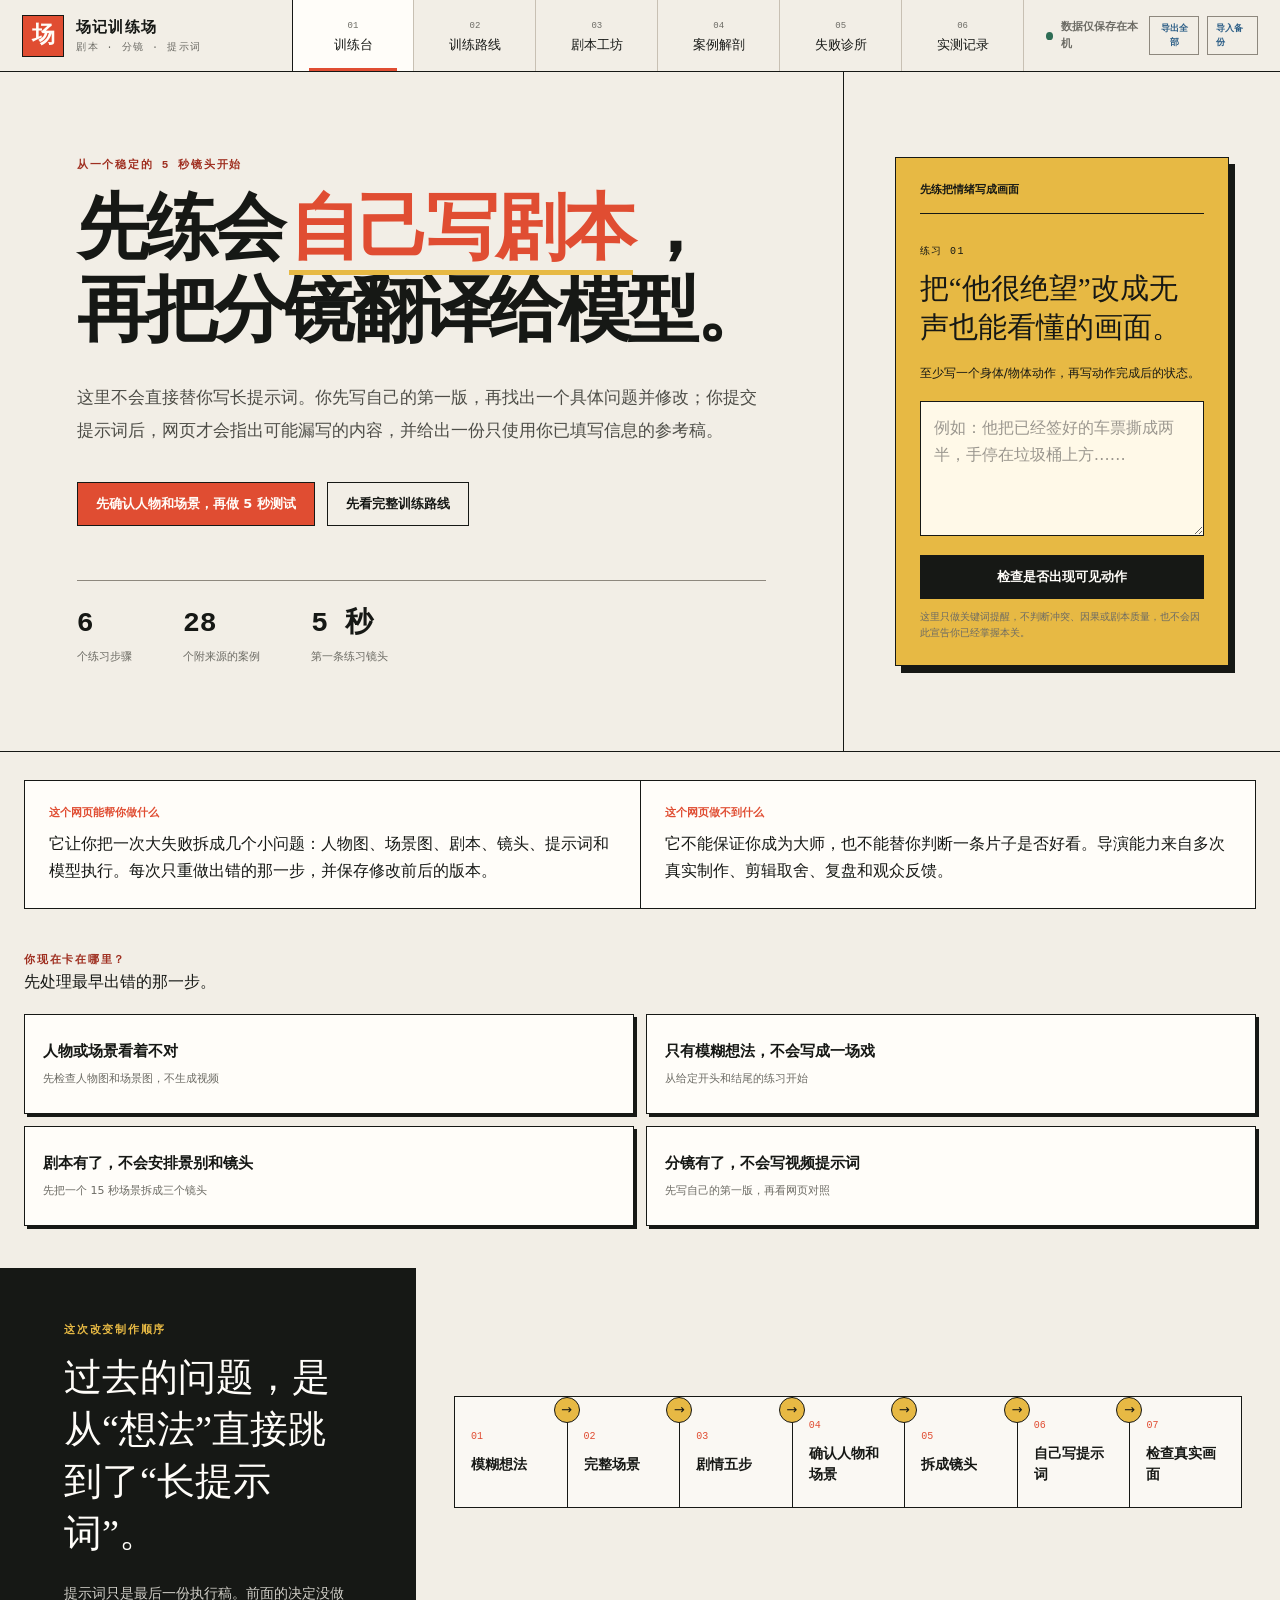
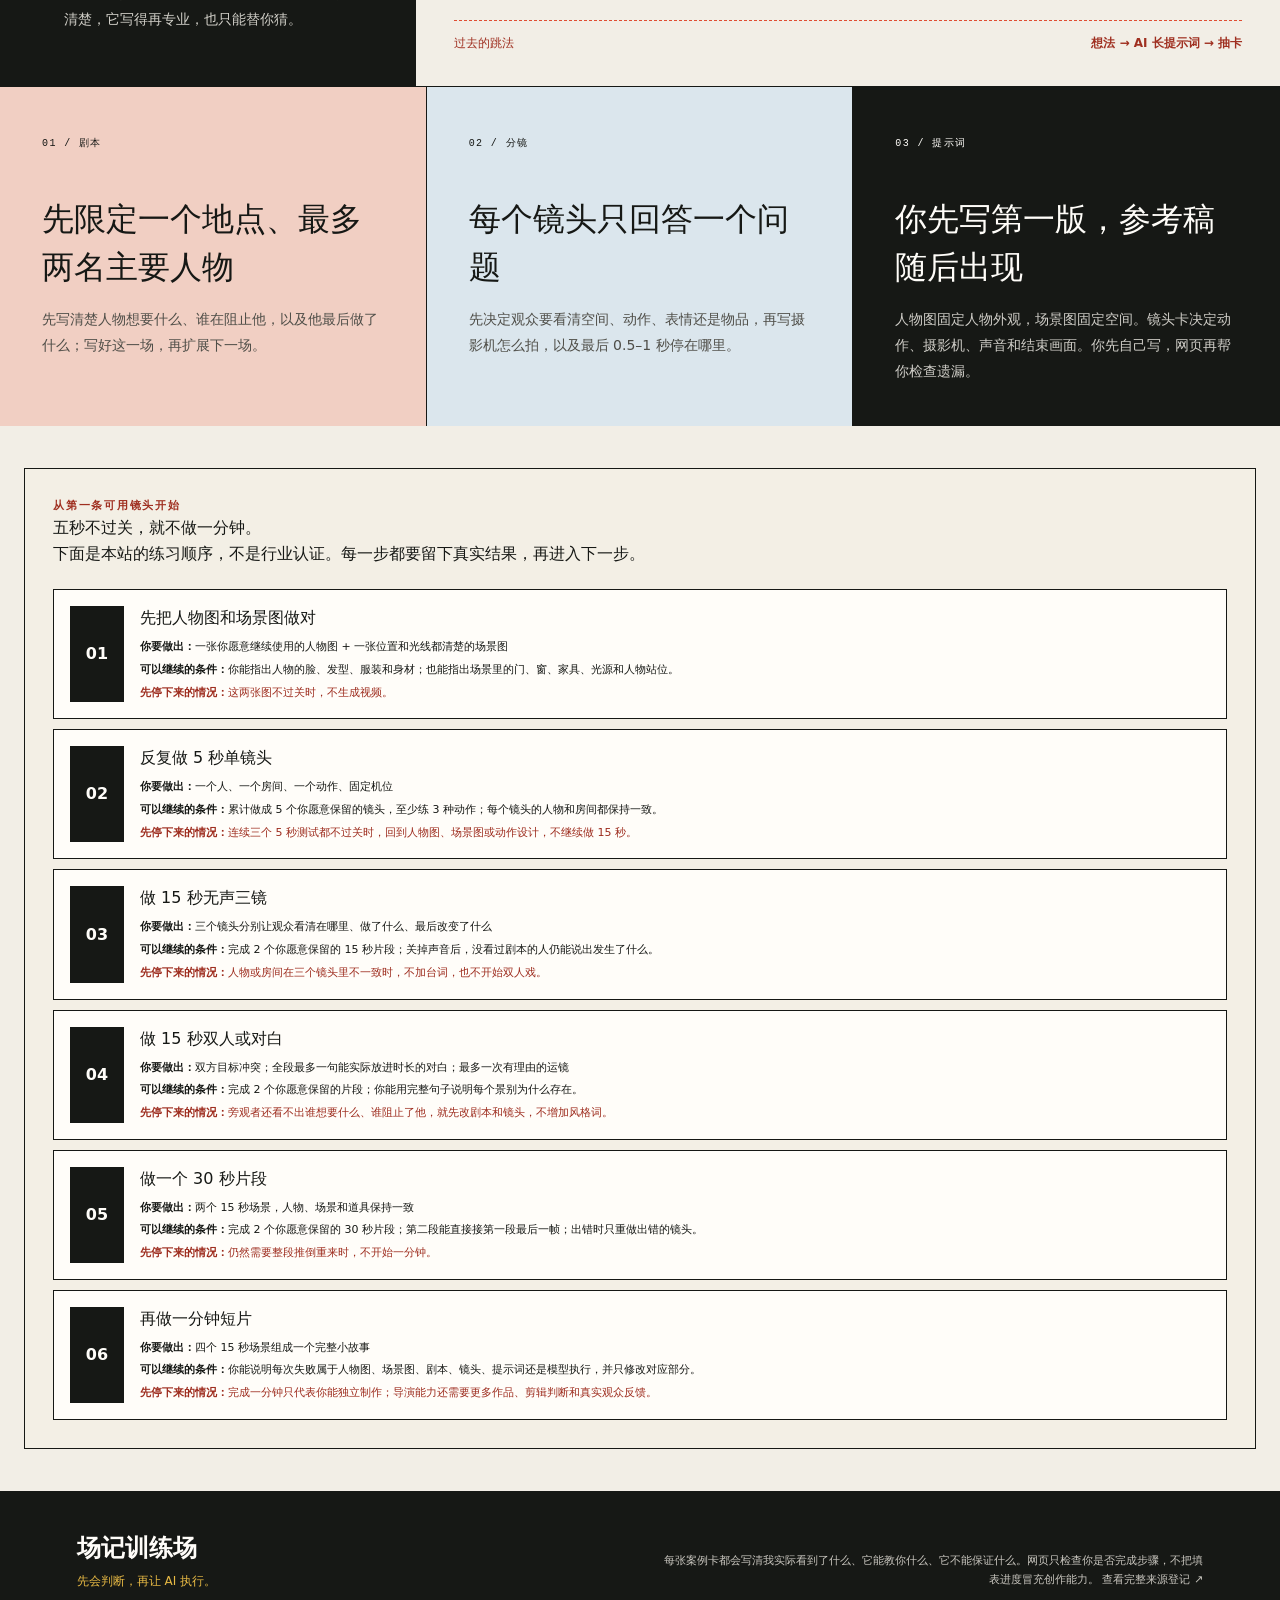
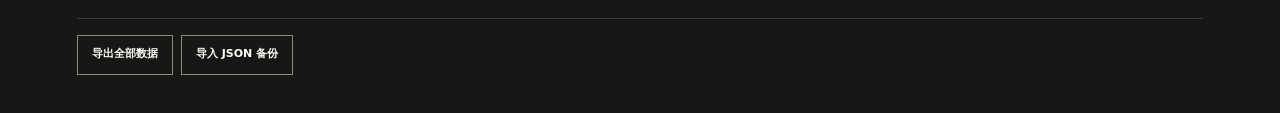
<file: index.html>
<!DOCTYPE html><html lang="zh-CN"><head><meta charSet="utf-8"/><meta name="viewport" content="width=device-width, initial-scale=1"/><link rel="stylesheet" href="/_next/static/css/index.PIztcyDT.css" data-rsc-css-href="/_next/static/css/index.PIztcyDT.css" data-precedence="vite-rsc/importer-resources"/><link rel="modulepreload" fetchPriority="low" href="/_next/static/chunks/index-BgAgIx74.js"/><script src="/_next/static/chunks/rolldown-runtime-C60lm6uB.js" type="module" async=""></script><script src="/_next/static/chunks/framework-BgSIrAUN.js" type="module" async=""></script><link rel="modulepreload" href="/_next/static/chunks/layout-segment-context-Bzmyp3Jv.js" crossorigin=""/><link rel="modulepreload" href="/_next/static/chunks/page-xS-rG0gh.js" crossorigin=""/><script>Object.assign(((self[Symbol.for("vinext.navigationRuntime")]??={bootstrap:{routeManifest:null},functions:{}}).bootstrap.rsc??={rsc:[]}),{params:{},nav:{"pathname":"/","searchParams":[]}})</script><link rel="modulepreload" href="/_next/static/chunks/index-BgAgIx74.js" />
</head><body><div class="app-shell"><header class="topbar"><button class="brand" aria-label="返回训练台首页"><span class="brand-mark">场</span><span><strong>场记训练场</strong><small>剧本 · 分镜 · 提示词</small></span></button><nav aria-label="主导航"><button class="active" aria-current="page"><span>01</span>训练台</button><button class=""><span>02</span>训练路线</button><button class=""><span>03</span>剧本工坊</button><button class=""><span>04</span>案例解剖</button><button class=""><span>05</span>失败诊所</button><button class=""><span>06</span>实测记录</button></nav><div class="local-state"><span aria-hidden="true"></span><b>数据仅保存在本机</b><button>导出全部</button><label class="import-label">导入备份<input type="file" accept="application/json,.json"/></label></div><div class="mobile-data-actions" aria-label="本机数据工具"><button>备份</button><label>恢复<input type="file" accept="application/json,.json"/></label></div></header><main><section class="hero"><div class="hero-copy"><p class="eyebrow">从一个稳定的 5 秒镜头开始</p><h1>先练会<span>自己写剧本</span>，再把分镜翻译给模型。</h1><p class="hero-lead">这里不会直接替你写长提示词。你先写自己的第一版，再找出一个具体问题并修改；你提交提示词后，网页才会指出可能漏写的内容，并给出一份只使用你已填写信息的参考稿。</p><div class="hero-actions"><button class="button button-primary">先确认人物和场景，再做 5 秒测试</button><button class="button button-ghost">先看完整训练路线</button></div><div class="hero-proof"><div><strong>6</strong><span>个练习步骤</span></div><div><strong>28</strong><span>个附来源的案例</span></div><div><strong>5 秒</strong><span>第一条练习镜头</span></div></div></div><aside class="daily-card"><div class="daily-card-head"><span>先练把情绪写成画面</span></div><p class="daily-index">练习 01</p><h2>把“他很绝望”改成无声也能看懂的画面。</h2><p class="daily-hint">至少写一个身体/物体动作，再写动作完成后的状态。</p><label><span class="sr-only">你的可见动作答案</span><textarea placeholder="例如：他把已经签好的车票撕成两半，手停在垃圾桶上方……" rows="4"></textarea></label><button class="button button-dark">检查是否出现可见动作</button><small class="quick-caveat">这里只做关键词提醒，不判断冲突、因果或剧本质量，也不会因此宣告你已经掌握本关。</small></aside></section><section class="honest-scope"><div><span>这个网页能帮你做什么</span><p>它让你把一次大失败拆成几个小问题：人物图、场景图、剧本、镜头、提示词和模型执行。每次只重做出错的那一步，并保存修改前后的版本。</p></div><div><span>这个网页做不到什么</span><p>它不能保证你成为大师，也不能替你判断一条片子是否好看。导演能力来自多次真实制作、剪辑取舍、复盘和观众反馈。</p></div></section><section class="current-problem-router"><div><p class="eyebrow">你现在卡在哪里？</p><h2>先处理最早出错的那一步。</h2></div><div class="problem-buttons"><button><strong>人物或场景看着不对</strong><span>先检查人物图和场景图，不生成视频</span></button><button><strong>只有模糊想法，不会写成一场戏</strong><span>从给定开头和结尾的练习开始</span></button><button><strong>剧本有了，不会安排景别和镜头</strong><span>先把一个 15 秒场景拆成三个镜头</span></button><button><strong>分镜有了，不会写视频提示词</strong><span>先写自己的第一版，再看网页对照</span></button></div></section><section class="jump-map"><div class="jump-copy"><p class="eyebrow">这次改变制作顺序</p><h2>过去的问题，是从“想法”直接跳到了“长提示词”。</h2><p>提示词只是最后一份执行稿。前面的决定没做清楚，它写得再专业，也只能替你猜。</p></div><div class="pipeline" aria-label="正确的视频创作训练流程"><div class="pipeline-node"><span>01</span><strong>模糊想法</strong><i aria-hidden="true">→</i></div><div class="pipeline-node"><span>02</span><strong>完整场景</strong><i aria-hidden="true">→</i></div><div class="pipeline-node"><span>03</span><strong>剧情五步</strong><i aria-hidden="true">→</i></div><div class="pipeline-node"><span>04</span><strong>确认人物和场景</strong><i aria-hidden="true">→</i></div><div class="pipeline-node"><span>05</span><strong>拆成镜头</strong><i aria-hidden="true">→</i></div><div class="pipeline-node"><span>06</span><strong>自己写提示词</strong><i aria-hidden="true">→</i></div><div class="pipeline-node"><span>07</span><strong>检查真实画面</strong></div><div class="pipeline-jump"><span>过去的跳法</span><b>想法 → AI 长提示词 → 抽卡</b></div></div></section><section class="home-grid"><article class="principle-card accent-red"><span>01 / 剧本</span><h3>先限定一个地点、最多两名主要人物</h3><p>先写清楚人物想要什么、谁在阻止他，以及他最后做了什么；写好这一场，再扩展下一场。</p></article><article class="principle-card accent-blue"><span>02 / 分镜</span><h3>每个镜头只回答一个问题</h3><p>先决定观众要看清空间、动作、表情还是物品，再写摄影机怎么拍，以及最后 0.5–1 秒停在哪里。</p></article><article class="principle-card accent-ink"><span>03 / 提示词</span><h3>你先写第一版，参考稿随后出现</h3><p>人物图固定人物外观，场景图固定空间。镜头卡决定动作、摄影机、声音和结束画面。你先自己写，网页再帮你检查遗漏。</p></article></section><section class="growth-road"><div class="growth-road-head"><p class="eyebrow">从第一条可用镜头开始</p><h2>五秒不过关，就不做一分钟。</h2><p>下面是本站的练习顺序，不是行业认证。每一步都要留下真实结果，再进入下一步。</p></div><div class="growth-stage-list"><article><span>01</span><div><h3>先把人物图和场景图做对</h3><p><b>你要做出：</b>一张你愿意继续使用的人物图 + 一张位置和光线都清楚的场景图</p><p><b>可以继续的条件：</b>你能指出人物的脸、发型、服装和身材；也能指出场景里的门、窗、家具、光源和人物站位。</p><p class="growth-stop"><b>先停下来的情况：</b>这两张图不过关时，不生成视频。</p></div></article><article><span>02</span><div><h3>反复做 5 秒单镜头</h3><p><b>你要做出：</b>一个人、一个房间、一个动作、固定机位</p><p><b>可以继续的条件：</b>累计做成 5 个你愿意保留的镜头，至少练 3 种动作；每个镜头的人物和房间都保持一致。</p><p class="growth-stop"><b>先停下来的情况：</b>连续三个 5 秒测试都不过关时，回到人物图、场景图或动作设计，不继续做 15 秒。</p></div></article><article><span>03</span><div><h3>做 15 秒无声三镜</h3><p><b>你要做出：</b>三个镜头分别让观众看清在哪里、做了什么、最后改变了什么</p><p><b>可以继续的条件：</b>完成 2 个你愿意保留的 15 秒片段；关掉声音后，没看过剧本的人仍能说出发生了什么。</p><p class="growth-stop"><b>先停下来的情况：</b>人物或房间在三个镜头里不一致时，不加台词，也不开始双人戏。</p></div></article><article><span>04</span><div><h3>做 15 秒双人或对白</h3><p><b>你要做出：</b>双方目标冲突；全段最多一句能实际放进时长的对白；最多一次有理由的运镜</p><p><b>可以继续的条件：</b>完成 2 个你愿意保留的片段；你能用完整句子说明每个景别为什么存在。</p><p class="growth-stop"><b>先停下来的情况：</b>旁观者还看不出谁想要什么、谁阻止了他，就先改剧本和镜头，不增加风格词。</p></div></article><article><span>05</span><div><h3>做一个 30 秒片段</h3><p><b>你要做出：</b>两个 15 秒场景，人物、场景和道具保持一致</p><p><b>可以继续的条件：</b>完成 2 个你愿意保留的 30 秒片段；第二段能直接接第一段最后一帧；出错时只重做出错的镜头。</p><p class="growth-stop"><b>先停下来的情况：</b>仍然需要整段推倒重来时，不开始一分钟。</p></div></article><article><span>06</span><div><h3>再做一分钟短片</h3><p><b>你要做出：</b>四个 15 秒场景组成一个完整小故事</p><p><b>可以继续的条件：</b>你能说明每次失败属于人物图、场景图、剧本、镜头、提示词还是模型执行，并只修改对应部分。</p><p class="growth-stop"><b>先停下来的情况：</b>完成一分钟只代表你能独立制作；导演能力还需要更多作品、剪辑判断和真实观众反馈。</p></div></article></div></section></main><footer><div><strong>场记训练场</strong><span>先会判断，再让 AI 执行。</span></div><p>每张案例卡都会写清我实际看到了什么、它能教你什么、它不能保证什么。网页只检查你是否完成步骤，不把填表进度冒充创作能力。<a href="/SOURCES.md" target="_blank" rel="noreferrer"> 查看完整来源登记 ↗</a></p><div class="footer-data-actions"><button>导出全部数据</button><label>导入 JSON 备份<input type="file" accept="application/json,.json"/></label></div></footer></div><!--$--><!--/$--><div hidden=""><!--$--><div hidden=""><title>场记训练场｜AI 视频剧本与镜头训练</title><meta name="description" content="从一条人物和场景稳定的 5 秒镜头开始，逐步练会写场景、拆镜头和自己修改视频提示词。"><meta name="application-name" content="场记训练场"><meta name="keywords" content="视频剧本,AI 视频,分镜训练,提示词,镜头设计"><meta property="og:title" content="场记训练场｜AI 视频剧本与镜头训练"><meta property="og:description" content="从一条人物和场景稳定的 5 秒镜头开始，逐步练会写场景、拆镜头和自己修改视频提示词。"><meta property="og:type" content="website"><meta property="og:image" content="https://zhanghuadong199-pixel.github.io/og.png"><meta property="og:image:width" content="1732"><meta property="og:image:height" content="908"><meta property="og:image:alt" content="场记训练场"><meta name="twitter:card" content="summary_large_image"><meta name="twitter:title" content="场记训练场｜AI 视频剧本与镜头训练"><meta name="twitter:description" content="从一条人物和场景稳定的 5 秒镜头开始，逐步练会写场景、拆镜头和自己修改视频提示词。"><meta name="twitter:image" content="https://zhanghuadong199-pixel.github.io/og.png"></div><!--/$--></div><script type="module" src="/_next/static/chunks/index-BgAgIx74.js" id="_R_" async=""></script><script>((self[Symbol.for("vinext.navigationRuntime")]??={bootstrap:{routeManifest:null},functions:{}}).bootstrap.rsc??={rsc:[]}).rsc.push("4:I[\"8c0f216c4604\",[],\"Children\",1]\n")</script><script>((self[Symbol.for("vinext.navigationRuntime")]??={bootstrap:{routeManifest:null},functions:{}}).bootstrap.rsc??={rsc:[]}).rsc.push("5:I[\"593f344dc510\",[],\"GlobalErrorBoundary\",1]\n")</script><script>((self[Symbol.for("vinext.navigationRuntime")]??={bootstrap:{routeManifest:null},functions:{}}).bootstrap.rsc??={rsc:[]}).rsc.push("6:I[\"0b874ad30386\",[],\"default\",1]\n")</script><script>((self[Symbol.for("vinext.navigationRuntime")]??={bootstrap:{routeManifest:null},functions:{}}).bootstrap.rsc??={rsc:[]}).rsc.push("7:I[\"593f344dc510\",[],\"ErrorBoundary\",1]\n")</script><script>((self[Symbol.for("vinext.navigationRuntime")]??={bootstrap:{routeManifest:null},functions:{}}).bootstrap.rsc??={rsc:[]}).rsc.push("8:I[\"15c18cfaeeff\",[],\"LayoutSegmentProvider\",1]\n")</script><script>((self[Symbol.for("vinext.navigationRuntime")]??={bootstrap:{routeManifest:null},functions:{}}).bootstrap.rsc??={rsc:[]}).rsc.push("9:I[\"8c0f216c4604\",[],\"Slot\",1]\n")</script><script>((self[Symbol.for("vinext.navigationRuntime")]??={bootstrap:{routeManifest:null},functions:{}}).bootstrap.rsc??={rsc:[]}).rsc.push("a:I[\"9276801271d6\",[],\"AppRouterScrollTarget\",1]\n")</script><script>((self[Symbol.for("vinext.navigationRuntime")]??={bootstrap:{routeManifest:null},functions:{}}).bootstrap.rsc??={rsc:[]}).rsc.push("b:I[\"593f344dc510\",[],\"RedirectBoundary\",1]\n")</script><script>((self[Symbol.for("vinext.navigationRuntime")]??={bootstrap:{routeManifest:null},functions:{}}).bootstrap.rsc??={rsc:[]}).rsc.push("c:\"$Sreact.suspense\"\n")</script><script>((self[Symbol.for("vinext.navigationRuntime")]??={bootstrap:{routeManifest:null},functions:{}}).bootstrap.rsc??={rsc:[]}).rsc.push(":HL[\"/_next/static/css/index.PIztcyDT.css\",\"style\"     ]\n")</script><script>((self[Symbol.for("vinext.navigationRuntime")]??={bootstrap:{routeManifest:null},functions:{}}).bootstrap.rsc??={rsc:[]}).rsc.push("0:{\"__route\":\"route:/\",\"__interceptionContext\":null,\"__layoutIds\":[\"layout:/\"],\"__rootLayout\":\"/\",\"__sourcePage\":\"/page\",\"__vinext_streaming_metadata_body:route:/\":\"$L1\",\"__vinext_streaming_metadata_outlet:route:/\":\"$L2\",\"page:/\":\"$L3\",\"layout:/\":[[[[\"$\",\"link\",\"css:/_next/static/css/index.PIztcyDT.css\",{\"rel\":\"stylesheet\",\"precedence\":\"vite-rsc/importer-resources\",\"href\":\"/_next/static/css/index.PIztcyDT.css\",\"data-rsc-css-href\":\"/_next/static/css/index.PIztcyDT.css\"}],\"$undefined\"],[\"$\",\"html\",null,{\"lang\":\"zh-CN\",\"children\":[\"$\",\"body\",null,{\"children\":[\"$\",\"$L4\",null,{}]}]}]],null],\"route:/\":[[[\"$\",\"meta\",null,{\"charSet\":\"utf-8\"}],null,[[\"$\",\"meta\",\"0\",{\"name\":\"viewport\",\"content\":\"width=device-width, initial-scale=1\"}]]],[\"$\",\"$L5\",null,{\"fallback\":\"$6\",\"children\":[\"$\",\"$L7\",null,{\"fallback\":\"$6\",\"children\":[\"$\",\"$L8\",null,{\"providerId\":\"layout:/\",\"segmentMap\":{\"children\":[]},\"children\":[\"$\",\"$L9\",null,{\"id\":\"layout:/\",\"parallelSlots\":\"$undefined\",\"children\":[\"$\",\"$La\",null,{\"children\":[\"$\",\"$Lb\",null,{\"children\":[[\"$\",\"$L8\",null,{\"providerId\":\"page:/\",\"segmentMap\":{\"children\":[\"__PAGE__\"]},\"children\":[\"$\",\"$L9\",null,{\"id\":\"page:/\"}]}],[\"$\",\"$c\",null,{\"fallback\":null,\"children\":[\"$\",\"$L9\",null,{\"id\":\"__vinext_streaming_metadata_outlet:route:/\"}]}]]}]}]}]}]}]}],null,[\"$\",\"div\",null,{\"hidden\":true,\"children\":[\"$\",\"$c\",null,{\"fallback\":null,\"children\":[\"$\",\"$L9\",null,{\"id\":\"__vinext_streaming_metadata_body:route:/\"}]}]}]],\"__layoutFlags\":{\"layout:/\":\"s\"},\"__artifactCompatibility\":{\"schemaVersion\":1,\"graphVersion\":\"app-route-graph:1177fd80f83fa7b0\",\"deploymentVersion\":\"399e29e3-d989-4a4f-a29d-26f9cbed2d9f\",\"appElementsSchemaVersion\":1,\"rscPayloadSchemaVersion\":1,\"rootBoundaryId\":\"/\",\"renderEpoch\":null},\"__renderObservation\":{\"schemaVersion\":1,\"output\":{\"kind\":\"app-rsc\",\"mountedSlotsFingerprint\":null,\"renderEpoch\":null,\"rootBoundaryId\":\"/\",\"routeId\":\"route:/\"},\"completeness\":\"partial\",\"boundaryOutcome\":{\"kind\":\"unknown\"},\"requestApis\":[{\"kind\":\"connection\",\"status\":\"unknown\"},{\"kind\":\"cookies\",\"status\":\"unknown\"},{\"kind\":\"draftMode\",\"status\":\"unknown\"},{\"kind\":\"headers\",\"status\":\"unknown\"},{\"kind\":\"params\",\"status\":\"unknown\"},{\"kind\":\"searchParams\",\"status\":\"unknown\"}],\"dynamicFetches\":[],\"cacheTags\":[\"/\",\"_N_T_/\",\"_N_T_/index\",\"_N_T_/layout\",\"_N_T_/page\"],\"pathTags\":[\"/\"],\"cacheability\":\"unknown\",\"downgrade\":{\"target\":\"freshRender\",\"reasons\":[{\"code\":\"CP_DOWNGRADE_CACHEABILITY_UNKNOWN\",\"target\":\"freshRender\"},{\"code\":\"CP_DOWNGRADE_INCOMPLETE_OBSERVATION\",\"completeness\":\"partial\",\"target\":\"freshRender\"},{\"code\":\"CP_DOWNGRADE_UNKNOWN_REQUEST_API\",\"requestApi\":\"connection\",\"target\":\"freshRender\"},{\"code\":\"CP_DOWNGRADE_UNKNOWN_REQUEST_API\",\"requestApi\":\"cookies\",\"target\":\"freshRender\"},{\"code\":\"CP_DOWNGRADE_UNKNOWN_REQUEST_API\",\"requestApi\":\"draftMode\",\"target\":\"freshRender\"},{\"code\":\"CP_DOWNGRADE_UNKNOWN_REQUEST_API\",\"requestApi\":\"headers\",\"target\":\"freshRender\"},{\"code\":\"CP_DOWNGRADE_UNKNOWN_REQUEST_API\",\"requestApi\":\"params\",\"target\":\"freshRender\"},{\"code\":\"CP_DOWNGRADE_UNKNOWN_REQUEST_API\",\"requestApi\":\"searchParams\",\"target\":\"freshRender\"}],\"fallback\":{\"kind\":\"breakerFallback\",\"code\":\"CP_PRIVATE_DYNAMIC_DOWNGRADE\",\"mode\":\"renderFresh\",\"scope\":\"affectedOutput\",\"fields\":{\"reasonCodes\":[\"CP_DOWNGRADE_CACHEABILITY_UNKNOWN\",\"CP_DOWNGRADE_INCOMPLETE_OBSERVATION\",\"CP_DOWNGRADE_UNKNOWN_REQUEST_API\",\"CP_DOWNGRADE_UNKNOWN_REQUEST_API\",\"CP_DOWNGRADE_UNKNOWN_REQUEST_API\",\"CP_DOWNGRADE_UNKNOWN_REQUEST_API\",\"CP_DOWNGRADE_UNKNOWN_REQUEST_API\",\"CP_DOWNGRADE_UNKNOWN_REQUEST_API\"],\"target\":\"freshRender\"}},\"isPublicCacheCandidate\":false}}}\n")</script><script>((self[Symbol.for("vinext.navigationRuntime")]??={bootstrap:{routeManifest:null},functions:{}}).bootstrap.rsc??={rsc:[]}).rsc.push("1:[\"$\",\"div\",null,{\"hidden\":true,\"dangerouslySetInnerHTML\":{\"__html\":\"\u003ctitle\u003e场记训练场｜AI 视频剧本与镜头训练\u003c/title\u003e\u003cmeta name=\\\"description\\\" content=\\\"从一条人物和场景稳定的 5 秒镜头开始，逐步练会写场景、拆镜头和自己修改视频提示词。\\\"\u003e\u003cmeta name=\\\"application-name\\\" content=\\\"场记训练场\\\"\u003e\u003cmeta name=\\\"keywords\\\" content=\\\"视频剧本,AI 视频,分镜训练,提示词,镜头设计\\\"\u003e\u003cmeta property=\\\"og:title\\\" content=\\\"场记训练场｜AI 视频剧本与镜头训练\\\"\u003e\u003cmeta property=\\\"og:description\\\" content=\\\"从一条人物和场景稳定的 5 秒镜头开始，逐步练会写场景、拆镜头和自己修改视频提示词。\\\"\u003e\u003cmeta property=\\\"og:type\\\" content=\\\"website\\\"\u003e\u003cmeta property=\\\"og:image\\\" content=\\\"https://zhanghuadong199-pixel.github.io/og.png\\\"\u003e\u003cmeta property=\\\"og:image:width\\\" content=\\\"1732\\\"\u003e\u003cmeta property=\\\"og:image:height\\\" content=\\\"908\\\"\u003e\u003cmeta property=\\\"og:image:alt\\\" content=\\\"场记训练场\\\"\u003e\u003cmeta name=\\\"twitter:card\\\" content=\\\"summary_large_image\\\"\u003e\u003cmeta name=\\\"twitter:title\\\" content=\\\"场记训练场｜AI 视频剧本与镜头训练\\\"\u003e\u003cmeta name=\\\"twitter:description\\\" content=\\\"从一条人物和场景稳定的 5 秒镜头开始，逐步练会写场景、拆镜头和自己修改视频提示词。\\\"\u003e\u003cmeta name=\\\"twitter:image\\\" content=\\\"https://zhanghuadong199-pixel.github.io/og.png\\\"\u003e\"}}]\n")</script><script>((self[Symbol.for("vinext.navigationRuntime")]??={bootstrap:{routeManifest:null},functions:{}}).bootstrap.rsc??={rsc:[]}).rsc.push("2:null\n")</script><script>((self[Symbol.for("vinext.navigationRuntime")]??={bootstrap:{routeManifest:null},functions:{}}).bootstrap.rsc??={rsc:[]}).rsc.push("d:I[\"6efdf509a785\",[],\"default\",1]\n")</script><script>((self[Symbol.for("vinext.navigationRuntime")]??={bootstrap:{routeManifest:null},functions:{}}).bootstrap.rsc??={rsc:[]}).rsc.push("3:[\"$\",\"$Ld\",null,{\"params\":\"$@e\",\"searchParams\":\"$@f\"}]\n")</script><script>((self[Symbol.for("vinext.navigationRuntime")]??={bootstrap:{routeManifest:null},functions:{}}).bootstrap.rsc??={rsc:[]}).rsc.push("e:{}\n")</script><script>((self[Symbol.for("vinext.navigationRuntime")]??={bootstrap:{routeManifest:null},functions:{}}).bootstrap.rsc??={rsc:[]}).rsc.push("f:{}\n")</script><script>Object.assign(((self[Symbol.for("vinext.navigationRuntime")]??={bootstrap:{routeManifest:null},functions:{}}).bootstrap.rsc??={rsc:[]}),{"initialCacheKind":"dynamic"});((self[Symbol.for("vinext.navigationRuntime")]??={bootstrap:{routeManifest:null},functions:{}}).bootstrap.rsc??={rsc:[]}).done=true</script></body></html>
</file>
